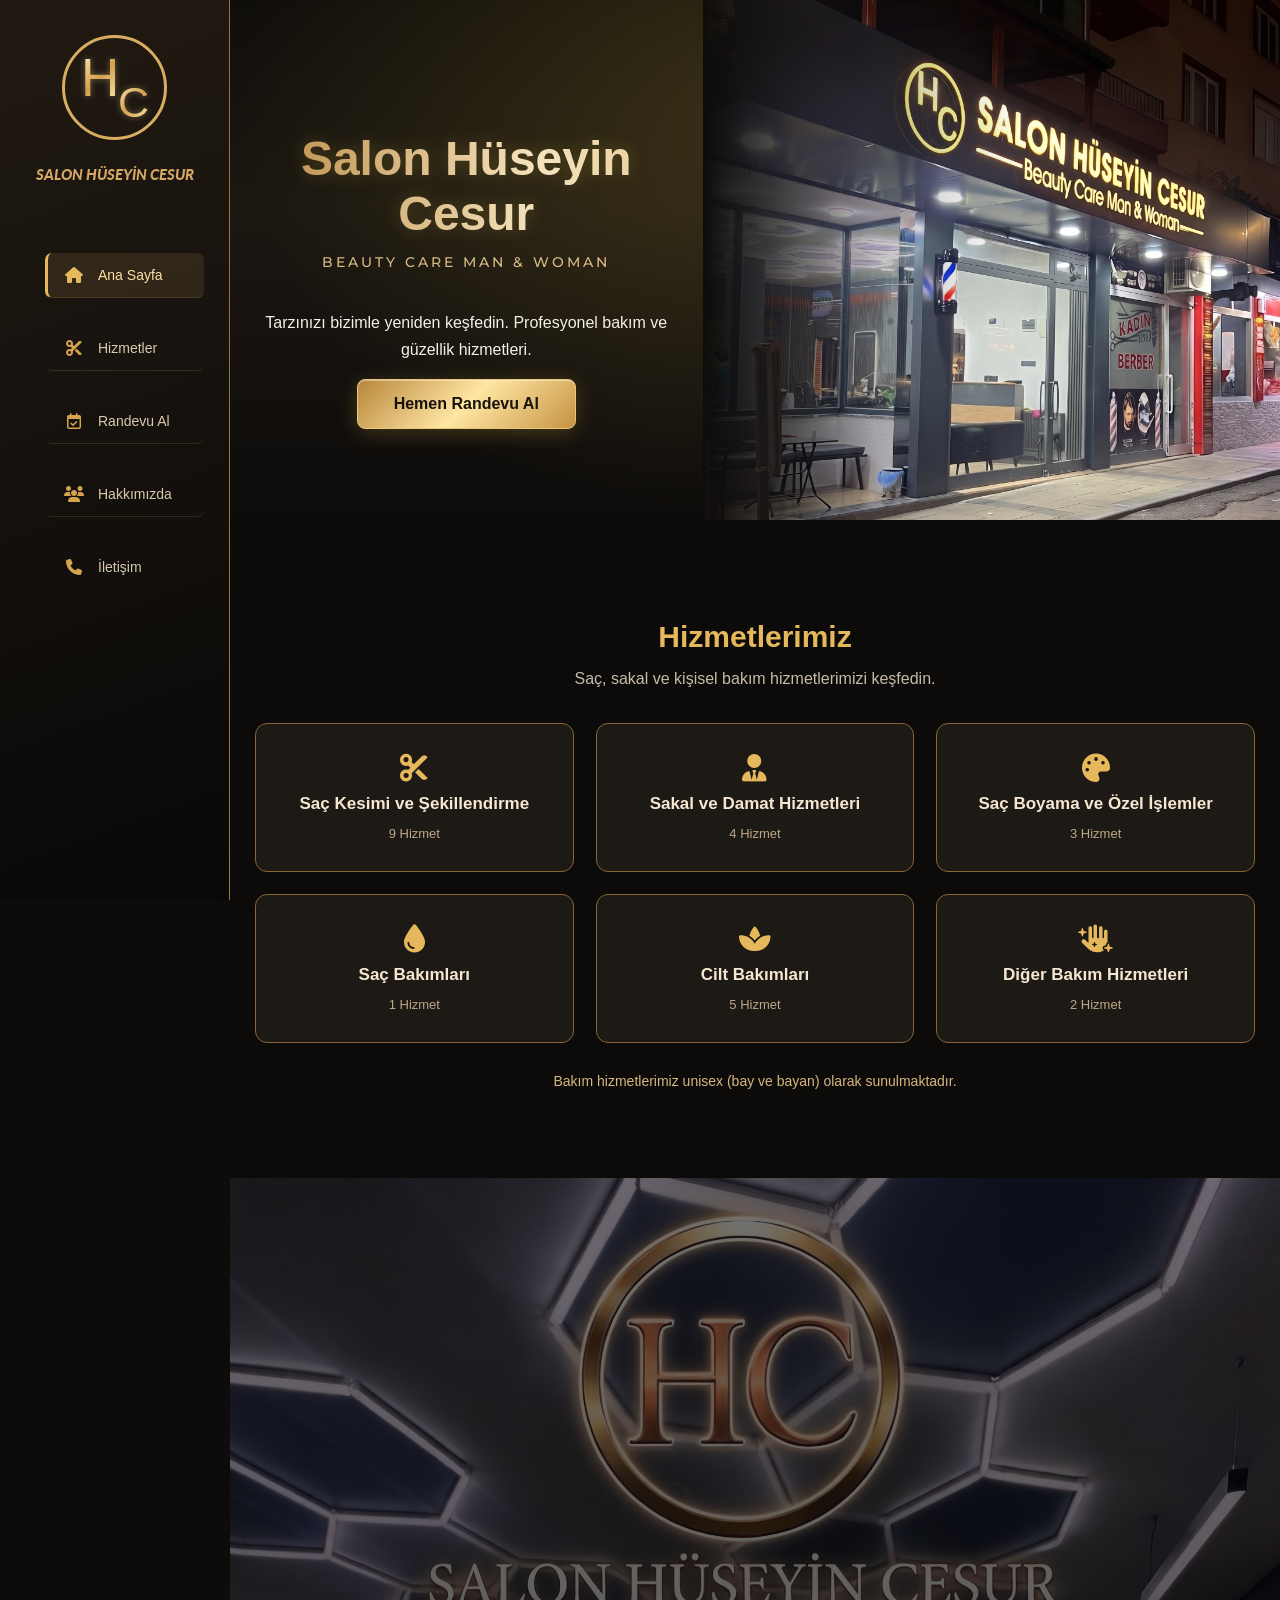
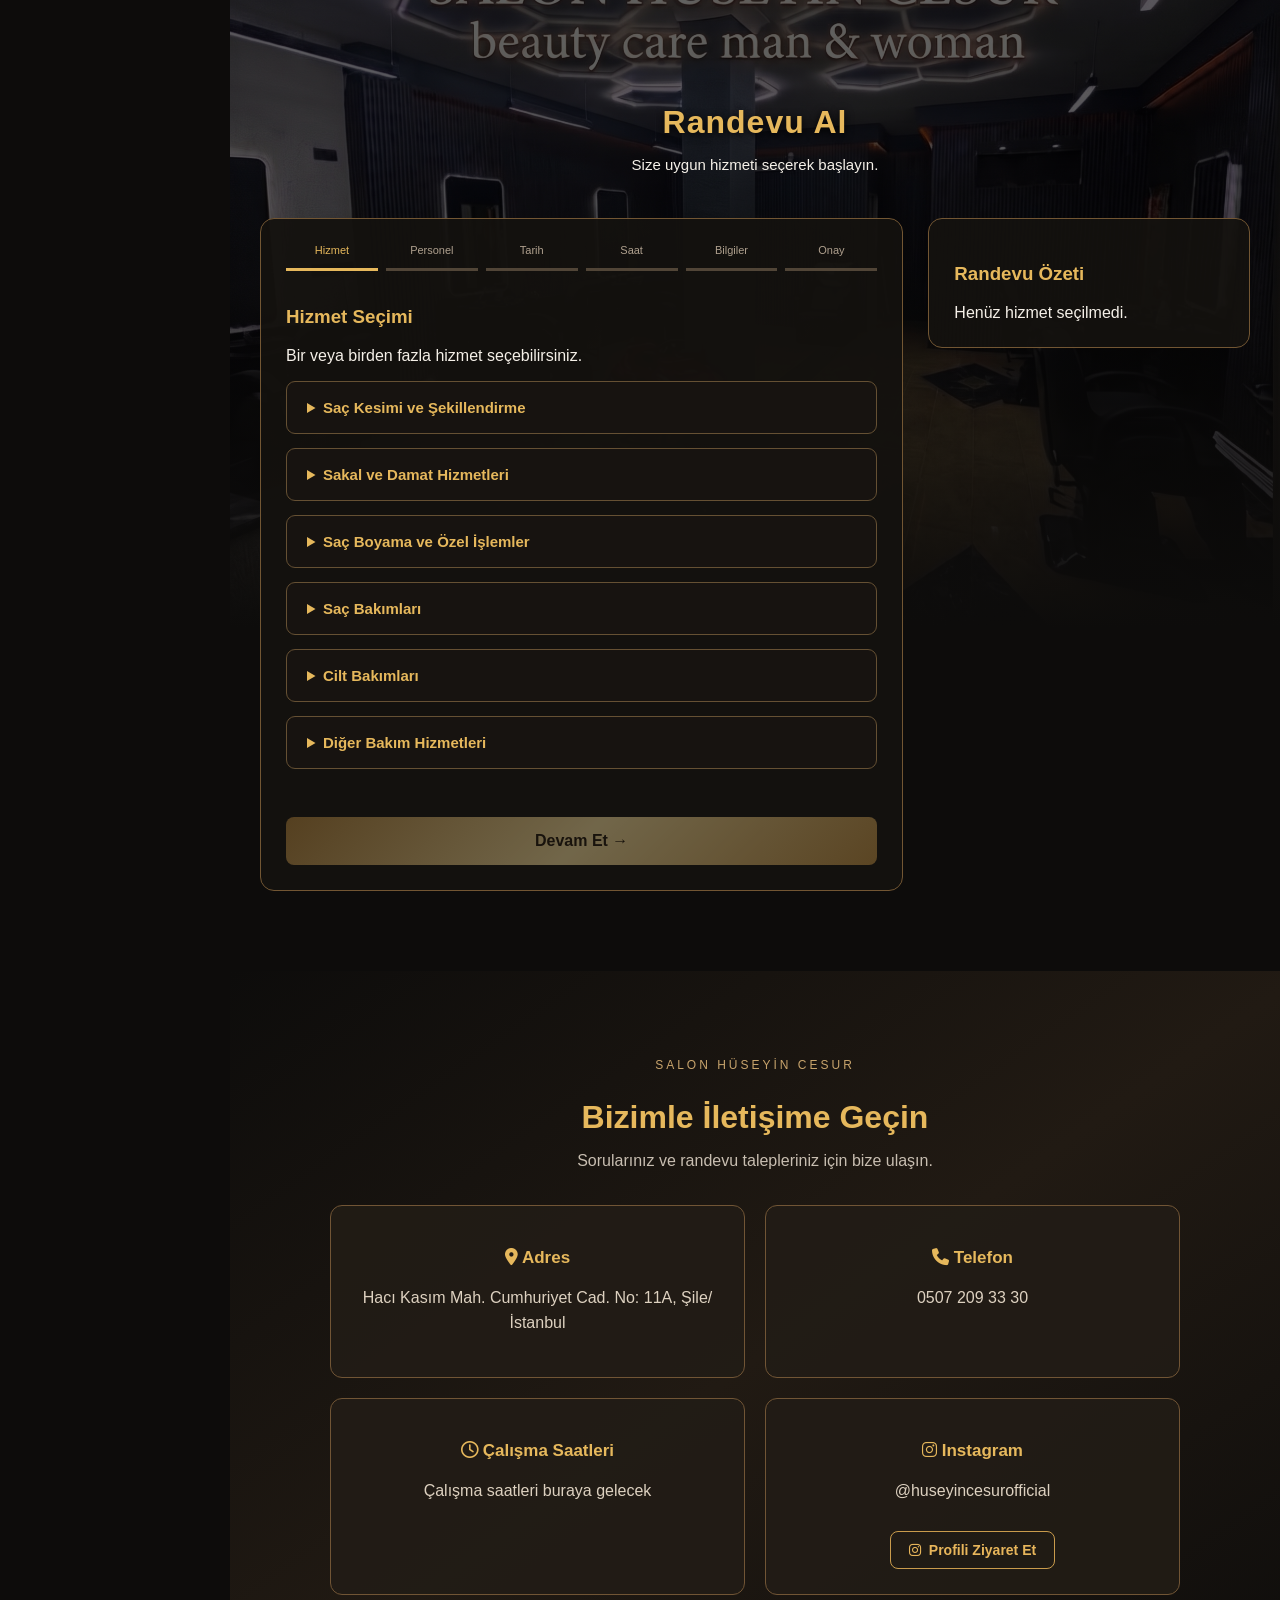
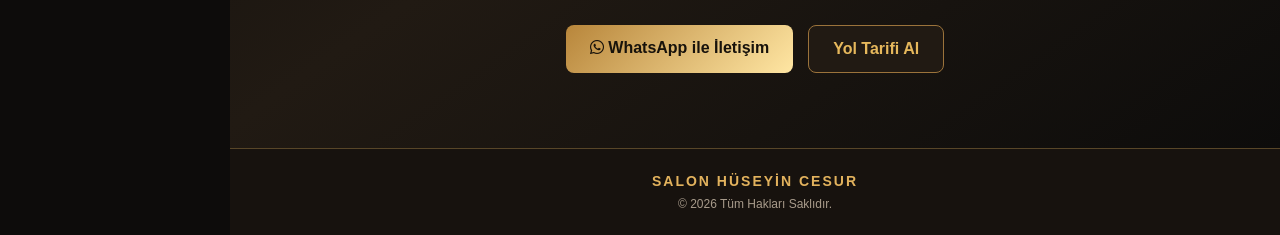
<file: index.html>
<!DOCTYPE html>
<html lang="tr">

<head>
    <meta charset="UTF-8">
    <meta name="viewport" content="width=device-width, initial-scale=1.0">
    <title>Salon Hüseyin Cesur | Online Randevu </title>
    <link rel="preconnect" href="https://fonts.googleapis.com">
    <link rel="preconnect" href="https://fonts.gstatic.com" crossorigin>
    <link
        href="https://fonts.googleapis.com/css2?family=Lato:ital,wght@1,900&family=Montserrat:ital,wght@0,100..900;1,100..900&family=Shantell+Sans:ital,wght@0,300..800;1,300..800&display=swap"
        rel="stylesheet">
    <link rel="stylesheet" href="https://cdnjs.cloudflare.com/ajax/libs/font-awesome/6.5.2/css/all.min.css">
    <link rel="stylesheet" href="style.css">

</head>

<body>
    <header>

        <div class="hc-logo" aria-label="Salon Hüseyin Cesur logosu" role="img">
            <span class="logo-h">H</span>
            <span class="logo-c">C</span>
        </div>

        <h2 class="salon-isim">SALON HÜSEYİN CESUR</h2>

        <button type="button" class="mobil-menu-btn" id="mobilMenuBtn" aria-label="Menüyü aç" aria-expanded="false"
            aria-controls="mobilMenu">
            <i class="fa-solid fa-bars"></i>
        </button>

        <nav class="sidebar-nav" id="mobilMenu">

            <a href="#anasayfa" class="menu-link active">
                <i class="fa-solid fa-house"></i>
                <span>Ana Sayfa</span>
            </a>

            <a href="#hizmetler" class="menu-link">
                <i class="fa-solid fa-scissors"></i>
                <span>Hizmetler</span>
            </a>

            <a href="#randevu" class="menu-link">
                <i class="fa-regular fa-calendar-check"></i>
                <span>Randevu Al</span>
            </a>

            <a href="hakkimizda.html" class="menu-link">
                <i class="fa-solid fa-users"></i>
                <span>Hakkımızda</span>
            </a>

            <a href="#iletisim" class="menu-link">
                <i class="fa-solid fa-phone"></i>
                <span>İletişim</span>
            </a>

        </nav>

    </header>
    <main>

        <section id="anasayfa">
            <div class="hero-layout">
                <div class="hero-content">

                    <h2>Salon Hüseyin Cesur</h2>
                    <h3 class="hero-subtitle">BEAUTY CARE MAN & WOMAN</h3>

                    <p class="hero-description">
                        Tarzınızı bizimle yeniden keşfedin.
                        Profesyonel bakım ve güzellik hizmetleri.
                    </p>

                    <a href="#randevu" class="randevu-btn">
                        Hemen Randevu Al
                    </a>
                </div>
                <div class="hero-image">
                    <img src="images/salon-dis.jpg" alt="Salon Hüseyin Cesur dış cephe">
                </div>
            </div>
        </section>


        <section id="hizmetler">

            <h2>Hizmetlerimiz</h2>

            <p class="hizmetler-aciklama">
                Saç, sakal ve kişisel bakım hizmetlerimizi keşfedin.
            </p>

            <div class="hizmetler-grid">

                <details class="hizmet-kart">
                    <summary>
                        <i class="fa-solid fa-scissors"></i>
                        <h3>Saç Kesimi ve Şekillendirme</h3>
                        <span>9 Hizmet</span>
                    </summary>
                    <ul>
                        <li>Flow Cut Kesimi</li>
                        <li>Taper Fade Kesimi</li>
                        <li>Drop Fade Mullet Kesimi</li>
                        <li>Crop Fade Kesimi</li>
                        <li>Wolf Cut Kesimi</li>
                        <li>Burst Fade Mullet Kesimi</li>
                        <li>Ustura Saç Kesimi</li>
                        <li>Fön</li>
                        <li>Düz Fön</li>
                    </ul>
                </details>

                <details class="hizmet-kart">
                    <summary>
                        <i class="fa-solid fa-user-tie"></i>
                        <h3>Sakal ve Damat Hizmetleri</h3>
                        <span>4 Hizmet</span>
                    </summary>
                    <ul>
                        <li>Damat Tıraşı</li>
                        <li>Damat Paketi</li>
                        <li>Ustura Sakal Tıraşı</li>
                        <li>Sakal Kesim Çeşitleri</li>
                    </ul>
                </details>

                <details class="hizmet-kart">
                    <summary>
                        <i class="fa-solid fa-palette"></i>
                        <h3>Saç Boyama ve Özel İşlemler</h3>
                        <span>3 Hizmet</span>
                    </summary>
                    <ul>
                        <li>Saç Boyama</li>
                        <li>Röfle</li>
                        <li>Perma</li>
                    </ul>
                </details>

                <details class="hizmet-kart">
                    <summary>
                        <i class="fa-solid fa-droplet"></i>
                        <h3>Saç Bakımları</h3>
                        <span>1 Hizmet</span>
                    </summary>
                    <ul>
                        <li>Saç Bakım Protokolleri</li>
                    </ul>
                </details>

                <details class="hizmet-kart">
                    <summary>
                        <i class="fa-solid fa-spa"></i>
                        <h3>Cilt Bakımları</h3>
                        <span>5 Hizmet</span>
                    </summary>
                    <ul>
                        <li>Cilt ve Saç Analizi</li>
                        <li>Mini Cilt Bakımı</li>
                        <li>Ozon Cilt Bakımı</li>
                        <li>Profesyonel Cilt Bakımı</li>
                        <li>Cilt Bakım Protokolleri (Akne, Skar, Leke, Kırışıklık Bakımı)</li>
                    </ul>
                </details>

                <details class="hizmet-kart">
                    <summary>
                        <i class="fa-solid fa-hand-sparkles"></i>
                        <h3>Diğer Bakım Hizmetleri</h3>
                        <span>2 Hizmet</span>
                    </summary>
                    <ul>
                        <li>İğneli Epilasyon</li>
                        <li>Manikür</li>
                    </ul>
                </details>

            </div>

            <p class="hizmetler-not">
                Bakım hizmetlerimiz unisex (bay ve bayan) olarak sunulmaktadır.
            </p>

        </section>


        <section id="randevu">

            <div class="randevu-baslik">
                <h2>Randevu Al</h2>
                <p>Size uygun hizmeti seçerek başlayın.</p>
            </div>

            <div class="randevu-layout">

                <div class="randevu-panel">

                    <div class="randevu-adimlar">
                        <span class="aktif">Hizmet</span>
                        <span>Personel</span>
                        <span>Tarih</span>
                        <span>Saat</span>
                        <span>Bilgiler</span>
                        <span>Onay</span>
                    </div>


                    <!-- 1. AŞAMA: HİZMET SEÇİMİ -->
                    <div id="hizmetAdimi">
                        <h3>Hizmet Seçimi</h3>
                        <p>Bir veya birden fazla hizmet seçebilirsiniz.</p>

                        <div id="hizmetListesi"></div>
                    </div>

                    <!-- 2. AŞAMA: PERSONEL SEÇİMİ -->
                    <div id="personelAdimi" hidden>
                        <h3>Personel Seçimi</h3>
                        <p>İşleminizi gerçekleştirecek personeli seçin.</p>

                        <div class="personel-listesi">
                            <button type="button" class="personel-kart" data-personel="Fark Etmez">
                                <i class="fa-solid fa-users"></i>
                                <span>Fark Etmez</span>
                            </button>

                            <button type="button" class="personel-kart" data-personel="Personel 1">
                                <i class="fa-solid fa-user"></i>
                                <span>Personel 1</span>
                            </button>

                            <button type="button" class="personel-kart" data-personel="Personel 2">
                                <i class="fa-solid fa-user"></i>
                                <span>Personel 2</span>
                            </button>
                        </div>
                    </div>


                    <!-- 3. AŞAMA: TARİH SEÇİMİ -->
                    <div id="tarihAdimi" hidden>
                        <h3>Tarih Seçimi</h3>
                        <p>Randevunuz için uygun bir tarih seçin.</p>

                        <label for="randevuTarihi">Randevu Tarihi</label>
                        <input type="date" id="randevuTarihi" required>
                    </div>
                    <!-- 4. AŞAMA: SAAT SEÇİMİ -->
                    <div id="saatAdimi" hidden>

                        <h3>Saat Seçimi</h3>
                        <p>Randevunuz için uygun saati seçin.</p>

                        <div class="saat-listesi">

                            <button type="button" class="saat-kart" data-saat="09:00">09:00</button>
                            <button type="button" class="saat-kart" data-saat="09:30">09:30</button>
                            <button type="button" class="saat-kart" data-saat="10:00">10:00</button>
                            <button type="button" class="saat-kart" data-saat="10:30">10:30</button>
                            <button type="button" class="saat-kart" data-saat="11:00">11:00</button>
                            <button type="button" class="saat-kart" data-saat="11:30">11:30</button>
                            <button type="button" class="saat-kart" data-saat="12:00">12:00</button>
                            <button type="button" class="saat-kart" data-saat="12:30">12:30</button>
                            <button type="button" class="saat-kart" data-saat="13:00">13:00</button>
                            <button type="button" class="saat-kart" data-saat="13:30">13:30</button>
                            <button type="button" class="saat-kart" data-saat="14:00">14:00</button>
                            <button type="button" class="saat-kart" data-saat="14:30">14:30</button>
                            <button type="button" class="saat-kart" data-saat="15:00">15:00</button>
                            <button type="button" class="saat-kart" data-saat="15:30">15:30</button>
                            <button type="button" class="saat-kart" data-saat="16:00">16:00</button>
                            <button type="button" class="saat-kart" data-saat="16:30">16:30</button>
                            <button type="button" class="saat-kart" data-saat="17:00">17:00</button>
                            <button type="button" class="saat-kart" data-saat="17:30">17:30</button>
                            <button type="button" class="saat-kart" data-saat="18:00">18:00</button>
                            <button type="button" class="saat-kart" data-saat="18:30">18:30</button>
                            <button type="button" class="saat-kart" data-saat="19:00">19:00</button>
                            <button type="button" class="saat-kart" data-saat="19:30">19:30</button>

                        </div>

                    </div>

                    <!-- 5. AŞAMA: MÜŞTERİ BİLGİLERİ -->
                    <div id="bilgilerAdimi" hidden>
                        <h3>İletişim Bilgileriniz</h3>
                        <p>Randevunuzu oluşturmak için bilgilerinizi girin.</p>

                        <div class="musteri-form">

                            <label for="musteriAd">Ad Soyad</label>
                            <input type="text" id="musteriAd" placeholder="Adınızı ve soyadınızı girin"
                                autocomplete="name" required>

                            <label for="musteriTelefon">Telefon Numarası</label>
                            <input type="tel" id="musteriTelefon" placeholder="05XX XXX XX XX" autocomplete="tel"
                                inputmode="tel" maxlength="11" required>

                        </div>
                    </div>

                    <!-- 6. AŞAMA: RANDEVU ONAYI -->
                    <div id="onayAdimi" hidden>

                        <h3>Randevunuzu Kontrol Edin</h3>
                        <p>Randevu bilgilerinizi kontrol ederek devam edin.</p>

                        <div class="onay-kutusu">
                            <h4>Randevu Detayları</h4>
                            <div id="onayDetaylari"></div>
                        </div>

                        <p class="onay-uyari">
                            Bilgilerinizin doğru olduğundan emin olun.
                        </p>

                    </div>

                    <div class="randevu-navigasyon">
                        <button type="button" id="geriBtn" hidden>
                            ← Geri
                        </button>

                        <button type="button" id="devamBtn" disabled>
                            Devam Et →
                        </button>
                    </div>

                </div> <!-- randevu-panel kapanışı -->

                <aside class="randevu-ozet">
                    <h3>Randevu Özeti</h3>

                    <div id="secilenHizmetler">
                        Henüz hizmet seçilmedi.
                    </div>
                </aside>

            </div> <!-- randevu-layout kapanışı -->

        </section>


        <section id="iletisim">
            <p class="iletisim-ust">SALON HÜSEYİN CESUR</p>
            <h2>Bizimle İletişime Geçin</h2>
            <p class="iletisim-aciklama">
                Sorularınız ve randevu talepleriniz için bize ulaşın.
            </p>

            <div class="iletisim-grid">
                <div class="iletisim-kart">
                    <h3><i class="fa-solid fa-location-dot"></i> Adres</h3>
                    <p>Hacı Kasım Mah. Cumhuriyet Cad. No: 11A, Şile/İstanbul</p>
                </div>

                <div class="iletisim-kart">
                    <h3><i class="fa-solid fa-phone"></i> Telefon</h3>
                    <p>0507 209 33 30</p>
                </div>

                <div class="iletisim-kart">
                    <h3><i class="fa-regular fa-clock"></i> Çalışma Saatleri</h3>
                    <p>Çalışma saatleri buraya gelecek</p>
                </div>

                <div class="iletisim-kart instagram-kart">
                    <h3>
                        <i class="fa-brands fa-instagram"></i>
                        Instagram
                    </h3>

                    <p>@huseyincesurofficial</p>

                    <a href="https://www.instagram.com/huseyincesurofficial/" target="_blank" rel="noopener noreferrer"
                        class="instagram-link">
                        <i class="fa-brands fa-instagram"></i>
                        Profili Ziyaret Et
                    </a>
                </div>
            </div>

            <div class="iletisim-butonlar">

                <a href="https://wa.me/905072093330?text=Merhaba%2C%20Salon%20H%C3%BCseyin%20Cesur%20i%C3%A7in%20randevu%20almak%20istiyorum."
                    target="_blank" rel="noopener noreferrer" class="iletisim-btn whatsapp-btn">
                    <i class="fa-brands fa-whatsapp"></i>
                    WhatsApp ile İletişim
                </a>


                <a href="https://www.google.com/maps/dir/?api=1&destination=Hac%C4%B1+Kas%C4%B1m+Mahallesi+Cumhuriyet+Caddesi+11A+%C5%9Eile+%C4%B0stanbul"
                    target="_blank" rel="noopener noreferrer" class="iletisim-btn konum-btn">
                    Yol Tarifi Al
                </a>
            </div>
        </section>

    </main>

    <footer>
        <p class="footer-marka">SALON HÜSEYİN CESUR</p>
        <p class="footer-telif">© 2026 Tüm Hakları Saklıdır.</p>
    </footer>

    <script src="script.js"></script>
</body>

</html>
</file>
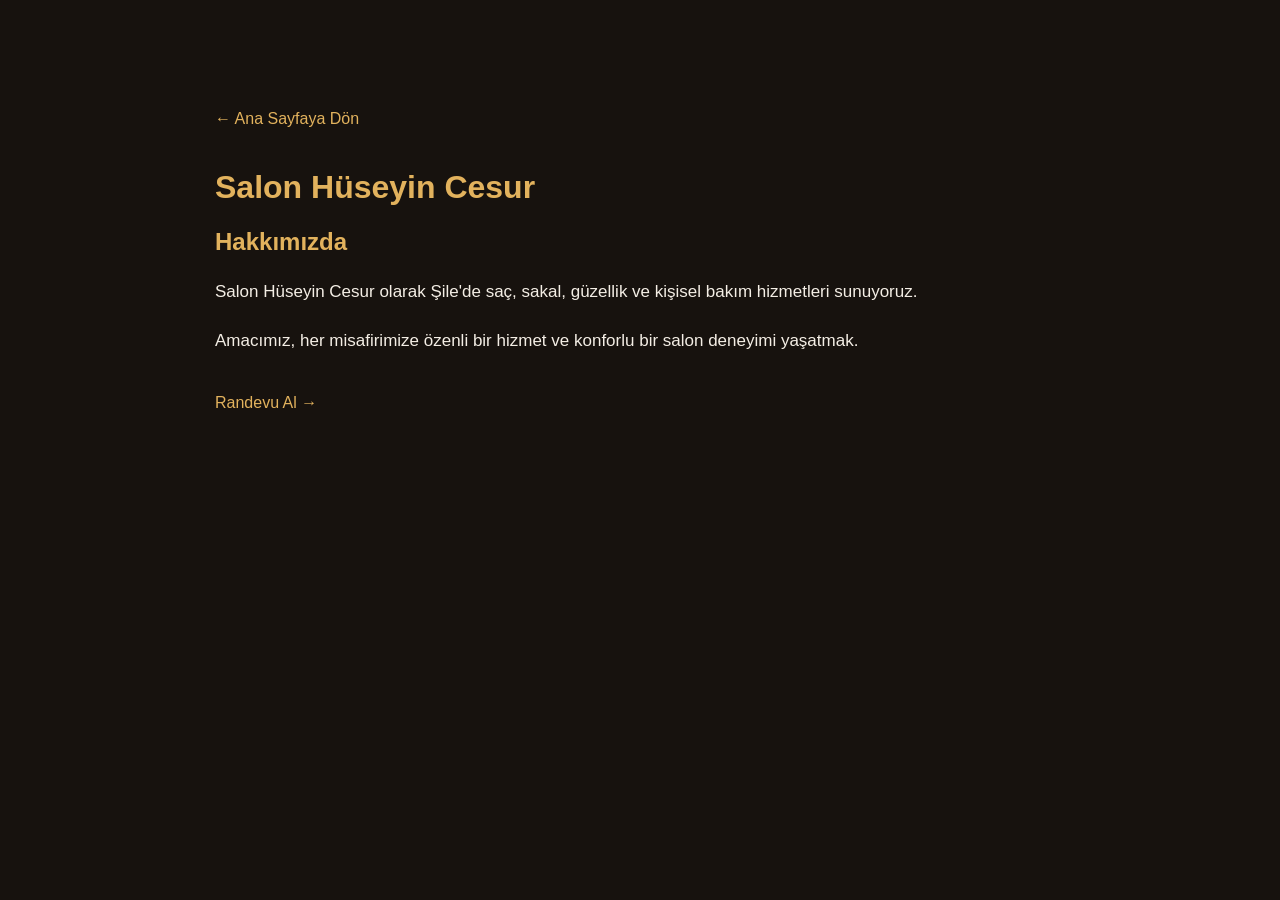
<file: hakkimizda.html>
<!DOCTYPE html>
<html lang="tr">
<head>
    <meta charset="UTF-8">
    <meta name="viewport" content="width=device-width, initial-scale=1.0">
    <title>Hakkımızda | Salon Hüseyin Cesur</title>
    <link rel="stylesheet" href="style.css">
</head>
<body class="hakkimizda-sayfasi">

    <main class="hakkimizda-icerik">
        <a href="index.html" class="geri-link">
            ← Ana Sayfaya Dön
        </a>

        <h1>Salon Hüseyin Cesur</h1>
        <h2>Hakkımızda</h2>

        <p>
            Salon Hüseyin Cesur olarak Şile'de saç, sakal,
            güzellik ve kişisel bakım hizmetleri sunuyoruz.
        </p>

        <p>
            Amacımız, her misafirimize özenli bir hizmet
            ve konforlu bir salon deneyimi yaşatmak.
        </p>

        <a href="index.html#randevu" class="geri-link">
            Randevu Al →
        </a>
    </main>

</body>
</html>
</file>
<file: style.css>
body {
    margin: 0;
    font-family: Arial, sans-serif;
    background-color: #0D0C0B;
    color: #F5F0E8;
}

header {
    text-align: center;
    padding: 25px;
    background: linear-gradient(135deg,
            #080808,
            #211A12,
            #080808);
    border-bottom: 1px solid #80602E;
}

header h1 {
    color: #E6B85C;
    font-size: 48px;
    text-shadow: 0 0 15px rgba(230, 184, 92, 0.3);
}

nav a {
    color: white;
    text-decoration: none;
    margin: 10px;
}

section {
    padding: 60px 20px;
    text-align: center;
}

h2 {
    color: #d6a765;
}

.hizmet {
    background: linear-gradient(145deg,
            #25211B,
            #11100E);

    padding: 30px;
    margin: 15px auto;
    max-width: 350px;

    border: 1px solid #8B6937;
    border-radius: 12px;

    box-shadow: 0 5px 25px rgba(0, 0, 0, 0.4);

    transition: transform 0.3s, box-shadow 0.3s;
}

.hizmet:hover {
    transform: translateY(-5px);

    box-shadow: 0 8px 30px rgba(212, 175, 55, 0.25);
}

form {
    max-width: 400px;
    margin: auto;
    display: flex;
    flex-direction: column;
    gap: 12px;
}

input,
select,
button {
    padding: 12px;
    border-radius: 6px;
    border: none;
    font-size: 16px;
}

button {
    background-color: #d6a765;
    color: #111318;
    cursor: pointer;
}

footer {
    text-align: center;
    padding: 20px;
    background-color: #1c1c1c;
}

#anasayfa h2 {
    font-size: 48px;
    background: linear-gradient(90deg,
            #B88943,
            #F5E3BE,
            #D9B16F,
            #B88943);
    background-size: 200% auto;
    background-clip: text;
    -webkit-background-clip: text;
    color: transparent;
    animation: altinParlama 5s linear infinite;
}

@keyframes altinParlama {
    0% {
        background-position: 0% center;
    }

    100% {
        background-position: 200% center;
    }
}

.hero-content {
    animation: yukariCik 1.2s ease-out both;
}

@keyframes yukariCik {
    from {
        opacity: 0;
        transform: translateY(30px);
    }

    to {
        opacity: 1;
        transform: translateY(0);
    }
}

.randevu-btn {
    display: inline-block;
    padding: 15px 36px;

    background: linear-gradient(135deg,
            #B8863B,
            #FFE6A3,
            #C69343);

    color: #17120B;
    font-weight: 700;
    text-decoration: none;

    border: 1px solid #E8C77B;
    border-radius: 8px;

    box-shadow:
        0 4px 20px rgba(212, 175, 55, 0.25),
        inset 0 1px 0 rgba(255, 255, 255, 0.4);

    transition: transform 0.3s, box-shadow 0.3s;
}

.randevu-btn:hover {
    transform: translateY(-3px);

    box-shadow:
        0 8px 30px rgba(212, 175, 55, 0.5);
}

@media (prefers-reduced-motion: reduce) {
    .hero-content h1 {
        animation: none;
    }

    .randevu-btn {
        transition: none;
    }
}

.randevu-btn:hover {
    transform: translateY(-3px);
    box-shadow: 0 5px 20px rgba(217, 177, 111, 0.4);
}

@media (prefers-reduced-motion: reduce) {

    #anasayfa h2,
    .hero-content {
        animation: none;
    }
}


.salon-isim {
    font-family: "Lato", sans-serif;
    font-weight: 900;
    font-style: italic;
}


#anasayfa {
    background:
        radial-gradient(ellipse at 50% 20%,
            rgba(212, 175, 55, 0.18),
            transparent 70%),
        linear-gradient(to bottom,
            #100E0B 0%,
            #1B1711 40%,
            #14110E 70%,
            #0D0C0B 100%);
}

.hero-content h2 {
    font-size: 50px;
    font-weight: 700;

    background: linear-gradient(90deg,
            #94631F,
            #E6B85C,
            #FFF0BD,
            #D49A3C,
            #94631F);

    background-size: 200% auto;

    background-clip: text;
    -webkit-background-clip: text;
    -webkit-text-fill-color: transparent;

    animation: altinParlama 6s linear infinite;

    filter: drop-shadow(0 0 8px rgba(212, 175, 55, 0.25));
}

.hizmetler-grid {
    display: grid;
    grid-template-columns: repeat(3, 1fr);
    gap: 25px;
    max-width: 1100px;
    margin: 30px auto;
}

.hizmetler-grid .hizmet {
    max-width: none;
    margin: 0;
}

@media (max-width: 768px) {
    .hizmetler-grid {
        grid-template-columns: 1fr;
    }
}

header {
    position: fixed;
    top: 0;
    left: 0;
    width: 230px;
    height: 100vh;
    box-sizing: border-box;

    background: linear-gradient(160deg, #211A12, #080808);
    border-right: 1px solid #9B733B;
    border-bottom: none;

    display: flex;
    flex-direction: column;
    align-items: center;
    padding: 35px 20px;

    z-index: 1000;
}

header h1 {
    margin: 0;
}

.salon-isim {
    font-size: 17px;
    text-align: center;
    line-height: 1.5;
}

nav {
    display: flex;
    flex-direction: column;
    gap: 25px;
    margin-top: 45px;
}

nav a {
    color: #E8D3AE;
    text-decoration: none;
    transition: color 0.3s;
}

nav a:hover {
    color: #FFD78A;
}


main,
footer {
    margin-left: 230px;
}

@media (max-width: 768px) {
    header {
        position: relative;
        width: 100%;
        height: auto;
        padding: 20px;
        border-right: none;
        border-bottom: 1px solid #9B733B;
    }

    nav {
        flex-direction: row;
        flex-wrap: wrap;
        justify-content: center;
        gap: 12px;
        margin-top: 20px;
    }

    main,
    footer {
        margin-left: 0;
    }
}

.hero-content h2 {
    margin-bottom: 12px;
}

.hero-subtitle {
    color: #D9BC85;
    font-family: "Montserrat", sans-serif;
    font-size: 14px;
    font-weight: 500;
    letter-spacing: 3px;
    margin-top: 0;
    margin-bottom: 22px;
}

#hizmetler {
    background: linear-gradient(to bottom,
            #0D0C0B 0%,
            #14110E 55%,
            #0D0C0B 100%);
}

#anasayfa {
    padding: 0;
}

.hero-layout {
    display: grid;
    grid-template-columns: minmax(0, 45%) minmax(0, 55%);
    min-height: 520px;
}

.hero-content {
    min-width: 0;
    padding: 35px 20px;
    display: flex;
    flex-direction: column;
    justify-content: center;
    align-items: center;
    position: relative;
    z-index: 2;
}

.hero-content h2 {
    font-size: clamp(28px, 3vw, 42px);
}

.hero-description {
    line-height: 1.7;
}

.hero-image {
    position: relative;
    min-width: 0;
    min-height: 520px;
    overflow: hidden;
}

.hero-image img {
    display: block;
    position: absolute;
    inset: 0;
    width: 100%;
    height: 100%;
    object-fit: cover;
    object-position: center 40%;
}


.hero-image::after {
    content: "";
    position: absolute;
    inset: 0;

    background: linear-gradient(to right,
            #0D0C0B 0%,
            rgba(13, 12, 11, 0.75) 12%,
            rgba(13, 12, 11, 0.25) 30%,
            transparent 55%);

    pointer-events: none;
}



@media (max-width: 768px) {
    .hero-layout {
        grid-template-columns: 1fr;
    }

    .hero-content {
        padding: 60px 20px;
    }

    .hero-image {
        height: 400px;
        min-height: 0;
    }

    .hero-image::after {
        background: linear-gradient(to bottom,
                #0D0C0B,
                transparent 45%);
    }
}

#randevu {
    background:
        linear-gradient(rgba(0, 0, 0, 0.65),
            rgba(0, 0, 0, 0.80)),
        url("images/salon-ic.jpg");

    background-size: cover;
    background-position: center 35%;
    background-repeat: no-repeat;

    padding: 80px 20px;
}

#randevu {
    background:
        linear-gradient(rgba(0, 0, 0, 0.10),
            rgba(0, 0, 0, 0.25)),
        url("images/salon-ic.jpg");

    background-size: cover;
    background-position: center top;
    background-repeat: no-repeat;

    padding: 60px 20px 80px;
}

#randevu form {
    background: rgba(12, 10, 8, 0.9);
    padding: 30px;
    border: 1px solid #B88943;
    border-radius: 14px;
    box-shadow: 0 10px 35px rgba(0, 0, 0, 0.5);
    box-sizing: border-box;
}

#randevu input,
#randevu select,
#randevu button {
    width: 100%;
    box-sizing: border-box;
}
#randevu button {
    background: linear-gradient(135deg, #B8863B, #FFE6A3, #C69343);
    font-weight: bold;
    transition: 0.3s;
}

#randevu button:hover {
    filter: brightness(1.12);
}

#randevu h2 {
    color: #F0C779;
    text-shadow: 0 2px 8px #000;
}
#randevu form {
    background: rgba(12, 10, 8, 0.90);
}


#randevu form {
    max-width: 420px;
    box-sizing: border-box;
    padding: 32px;
    background: rgba(15, 12, 10, 0.92);
    border: 1px solid rgba(214, 167, 101, 0.55);
    border-radius: 18px;
    box-shadow: 0 15px 45px rgba(0, 0, 0, 0.35);
    gap: 10px;
}
#randevu label {
    display: block;
    text-align: left;
    color: #D9BC85;
    font-size: 12px;
    font-weight: 700;
    letter-spacing: 1.2px;
    text-transform: uppercase;
    margin-top: 10px;
    margin-bottom: 2px;
}
#randevu input,
#randevu select {
    box-sizing: border-box;
    width: 100%;
    background: #211C17;
    color: #F5F0E8;
    border: 1px solid #5A4830;
    border-radius: 8px;
    padding: 14px;
    font-size: 14px;
    transition: border-color 0.25s, box-shadow 0.25s;
}


#randevu input:focus,
#randevu select:focus {
    outline: none;
    border-color: #E6B85C;
    box-shadow: 0 0 0 3px rgba(230, 184, 92, 0.14);
}

#randevu input::-webkit-calendar-picker-indicator {
    filter: invert(1);
    cursor: pointer;
}

#randevu button {
    margin-top: 18px;
    padding: 15px;
    border-radius: 8px;
    background: linear-gradient(135deg, #B8863B, #FFE6A3, #C69343);
    color: #21160B;
    font-weight: 700;
    cursor: pointer;
    transition: transform 0.25s, box-shadow 0.25s;
}

#randevu button:hover {
    transform: translateY(-2px);
    box-shadow: 0 6px 20px rgba(212, 175, 55, 0.3);
}

#randevu h2 {
    font-size: 32px;
    font-weight: 700;
    color: #E6B85C;
    letter-spacing: 1px;
    margin-bottom: 12px;
}

#randevu>p {
    color: #E0D5C4;
    font-size: 15px;
    margin-bottom: 25px;
}

#iletisim {
    padding: 75px 30px;
    background: linear-gradient(145deg,
            #0D0C0B,
            #211A13,
            #0D0C0B);
}

.iletisim-ust {
    color: #C8A46C;
    font-size: 12px;
    letter-spacing: 3px;
}

#iletisim h2 {
    color: #E6B85C;
    font-size: 32px;
    margin-bottom: 12px;
}

.iletisim-aciklama {
    color: #C8BEB1;
    margin-bottom: 35px;
}

.iletisim-grid {
    display: grid;
    grid-template-columns: repeat(2, minmax(0, 1fr));
    gap: 20px;
    max-width: 850px;
    margin: 0 auto 30px;
}

.iletisim-kart {
    background: rgba(34, 28, 22, 0.9);
    border: 1px solid #715535;
    border-radius: 12px;
    padding: 25px 20px;
    transition: transform 0.3s, border-color 0.3s;
}

.iletisim-kart:hover {
    transform: translateY(-4px);
    border-color: #E6B85C;
}

.iletisim-kart h3 {
    color: #E6B85C;
    font-size: 17px;
}

.iletisim-kart p {
    color: #DDD1C0;
    line-height: 1.6;
}

.iletisim-butonlar {
    display: flex;
    justify-content: center;
    gap: 15px;
    flex-wrap: wrap;
}

.iletisim-btn {
    display: inline-block;
    padding: 14px 24px;
    border-radius: 8px;
    text-decoration: none;
    font-weight: bold;
    transition: transform 0.3s;
}

.iletisim-btn:hover {
    transform: translateY(-3px);
}

.whatsapp-btn {
    background: linear-gradient(135deg, #B8863B, #FFE6A3);
    color: #17120B;
}

.konum-btn {
    background: #211A13;
    color: #E6B85C;
    border: 1px solid #9B733B;
}

@media (max-width: 768px) {
    .iletisim-grid {
        grid-template-columns: 1fr;
    }

    #iletisim {
        padding: 55px 20px;
    }
}


#randevu {
    position: relative;
    isolation: isolate;
}

#randevu::before {
    content: "";
    position: absolute;
    top: 0;
    left: 0;
    right: 0;
    height: 140px;

    background: linear-gradient(to bottom,
            #0D0C0B 0%,
            rgba(13, 12, 11, 0.65) 45%,
            transparent 100%);

    pointer-events: none;
    z-index: -1;
}


.hc-logo {
    position: relative;
    width: 105px;
    height: 105px;
    flex-shrink: 0;

    border: 3px solid #D8AC61;
    border-radius: 50%;
    box-sizing: border-box;

    background: transparent;

    box-shadow: none;
}


.hc-logo span {
    position: absolute;
    font-family: Arial, sans-serif;
    font-weight: 400;
    line-height: 1;

    background: linear-gradient(135deg,
            #FFF0C5,
            #D5A04C,
            #FFF0C5);

    background-clip: text;
    -webkit-background-clip: text;
    -webkit-text-fill-color: transparent;
}




.logo-h {
    position: absolute;
    top: 13px;
    left: 16px;

    font-family: Arial, sans-serif;
    font-size: 53px;
    font-weight: 400;
}

.logo-c {
    position: absolute;
    top: 43px;
    left: 53px;

    font-family: Arial, sans-serif;
    font-size: 43px;
    font-weight: 400;
}

.salon-isim {
    margin-top: 23px;
    font-size: 15px;
}

#randevu {
    position: relative;
    isolation: isolate;
    min-height: 100vh;
    padding: 80px 30px;
    background: #0D0C0B;
}
#randevu::after {
    content: "";
    position: absolute;
    top: 0;
    left: 0;
    right: 0;
    height: 1050px;

    background:
        linear-gradient(to bottom,
            rgba(0, 0, 0, 0.55) 0%,
            rgba(0, 0, 0, 0.65) 60%,
            #0D0C0B 100%),
        url("images/salon-ic.jpg") center top / 100% auto no-repeat;

    z-index: -1;
    pointer-events: none;
}

.randevu-baslik {
    padding-top: 500px;
    margin-bottom: 45px;
    text-align: center;
}

.randevu-baslik p {
    color: #F5F0E8;
    font-size: 15px;
    letter-spacing: normal;
}

.randevu-baslik h2 {
    color: #E6B85C;
    font-size: 36px;
}

.randevu-layout {
    display: grid;
    grid-template-columns: minmax(0, 2fr) minmax(260px, 1fr);
    gap: 25px;
    max-width: 1150px;
    margin: auto;
    text-align: left;
    align-items: start;
}

.randevu-panel,
.randevu-ozet {
    background: rgba(20, 17, 14, 0.94);
    border: 1px solid #725633;
    border-radius: 14px;
    padding: 25px;
}

.randevu-adimlar {
    display: flex;
    gap: 8px;
    margin-bottom: 35px;
}

.randevu-adimlar span {
    flex: 1;
    min-width: 0;
    text-align: center;
    font-size: 11px;
    color: #AFA08E;
    padding-bottom: 12px;
    border-bottom: 3px solid #514537;
}

.randevu-adimlar span.aktif {
    color: #E6B85C;
    border-color: #E6B85C;
}

.randevu-panel h3,
.randevu-ozet h3 {
    color: #E6B85C;
}

.randevu-navigasyon {
    display: flex;
    justify-content: flex-end;
    margin-top: 25px;
}

#devamBtn {
    background: linear-gradient(135deg, #B8863B, #FFE6A3);
    color: #17120B;
    font-weight: bold;
    padding: 14px 30px;
}

#devamBtn:disabled {
    opacity: 0.4;
    cursor: not-allowed;
}

@media (max-width: 900px) {
    .randevu-layout {
        grid-template-columns: 1fr;
    }
}

@media (max-width: 600px) {

    .randevu-panel,
    .randevu-ozet {
        padding: 18px;
    }

    .randevu-adimlar {
        overflow-x: auto;
    }

    .randevu-adimlar span {
        flex: 0 0 65px;
    }
}


@media (max-width: 768px) {
    #randevu {
        padding: 60px 15px;
        background-size: auto 650px;
        background-position: center top;
    }

    .randevu-baslik {
        padding-top: 100px;
    }
}

.hc-logo {
    animation: logoParlama 4s ease-in-out infinite;
    transition: transform 0.3s ease;
}

.hc-logo span {
    filter: drop-shadow(0 0 3px rgba(255, 215, 140, 0.4));
}

@keyframes logoParlama {

    0%,
    100% {
        box-shadow: 0 0 5px rgba(230, 184, 92, 0.2);
        border-color: #D8AC61;
    }

    50% {
        box-shadow:
            0 0 14px rgba(230, 184, 92, 0.5),
            0 0 28px rgba(230, 184, 92, 0.15);
        border-color: #FFE3A0;
    }
}
.hc-logo:hover {
    transform: scale(1.05);
    box-shadow: 0 0 25px rgba(255, 215, 140, 0.6);
}

@media (prefers-reduced-motion: reduce) {
    .hc-logo {
        animation: none;
        transition: none;
    }
}

.sidebar-nav {
    display: flex;
    flex-direction: column;
    gap: 12px;
    width: 100%;
    padding: 0 15px;
    box-sizing: border-box;
}

.sidebar-nav .menu-link {
    display: flex;
    align-items: center;
    gap: 14px;

    width: 100%;
    box-sizing: border-box;
    padding: 15px 12px;

    color: #D9C9AE;
    text-decoration: none;
    font-size: 14px;
    font-weight: 500;

    border-left: 3px solid transparent;
    border-radius: 7px;
    background: transparent;

    transition:
        background 0.25s ease,
        color 0.25s ease,
        border-color 0.25s ease;
}

.sidebar-nav .menu-link i {
    width: 19px;
    flex-shrink: 0;
    text-align: center;
    font-size: 16px;
    color: #BFA06C;
}

.sidebar-nav .menu-link:hover {
    background: rgba(216, 172, 97, 0.10);
    border-left-color: #D8AC61;
    color: #FFE0A3;
}

.sidebar-nav .menu-link.active {
    background: rgba(216, 172, 97, 0.13);
    border-left-color: #E6B85C;
    color: #FFE0A3;
}

.sidebar-nav .menu-link.active i {
    color: #E6B85C;
}

#hizmetler {
    padding: 75px 25px;
    background: #0D0B09;
    text-align: center;
}

#hizmetler>h2 {
    color: #E6B85C;
    font-size: 30px;
    margin-bottom: 12px;
}

.hizmetler-aciklama {
    color: #C8BBA8;
    margin-bottom: 35px;
}

#hizmetler .hizmetler-grid {
    display: grid;
    grid-template-columns: repeat(3, minmax(0, 1fr));
    gap: 22px;
    align-items: start;
}

#hizmetler .hizmet-kart {
    min-width: 0;
    background: #1D1915;
    border: 1px solid #8A6537;
    border-radius: 12px;
    overflow: hidden;
    transition: border-color 0.3s, box-shadow 0.3s;
}

#hizmetler .hizmet-kart:hover {
    border-color: #E6B85C;
    box-shadow: 0 0 18px rgba(230, 184, 92, 0.12);
}

#hizmetler .hizmet-kart summary {
    display: flex;
    flex-direction: column;
    align-items: center;
    justify-content: center;
    gap: 12px;
    padding: 30px 15px;
    cursor: pointer;
    list-style: none;
}

#hizmetler .hizmet-kart summary::-webkit-details-marker {
    display: none;
}

#hizmetler .hizmet-kart summary i {
    color: #E6B85C;
    font-size: 28px;
}

#hizmetler .hizmet-kart summary h3 {
    color: #F5E7D1;
    font-size: 17px;
    margin: 0;
}

#hizmetler .hizmet-kart summary span {
    color: #BDA887;
    font-size: 13px;
}

#hizmetler .hizmet-kart[open] {
    border-color: #E6B85C;
}

#hizmetler .hizmet-kart ul {
    list-style: none;
    padding: 0 20px 22px;
    margin: 0;
    text-align: left;
}

#hizmetler .hizmet-kart li {
    padding: 11px 0;
    color: #E4D6C0;
    font-size: 14px;
    border-top: 1px solid #443626;
}

.hizmetler-not {
    margin-top: 30px;
    color: #D5B77F;
    font-size: 14px;
}

@media (max-width: 1000px) {
    #hizmetler .hizmetler-grid {
        grid-template-columns: repeat(2, minmax(0, 1fr));
    }
}

@media (max-width: 650px) {
    #hizmetler .hizmetler-grid {
        grid-template-columns: 1fr;
    }

    #hizmetler {
        padding: 55px 15px;
    }
}

#randevu .hizmet-kategori {
    margin-top: 14px;
    border: 1px solid #655033;
    border-radius: 9px;
    background: rgba(24, 20, 16, 0.94);
    overflow: hidden;
}

#randevu .hizmet-kategori summary {
    padding: 17px 20px;
    color: #E6B85C;
    font-size: 15px;
    font-weight: 600;
    cursor: pointer;
}

#randevu .hizmet-kategori summary:hover {
    background: rgba(216, 172, 97, 0.10);
}

#randevu .hizmet-secim {
    display: block;
    width: calc(100% - 24px);
    margin: 10px 12px;
    padding: 18px;
    text-align: left;

    background: #211B15;
    color: #F5EBDD;
    border: 1px solid #4B3A27;
    border-radius: 7px;

    font-size: 14px;
    cursor: pointer;
    transition: 0.2s ease;
}

#randevu .hizmet-secim:hover {
    background: #302418;
    border-color: #D8AF70;
}

#randevu .hizmet-secim.secili {
    background: #3C2D1B;
    border-color: #E6B85C;
    color: #FFE0A3;
}

#randevu #secilenHizmetler p {
    margin: 12px 0;
    color: #F0D3A0;
    font-size: 14px;
}

#randevu {
    padding-top: 0;
}

#iletisim .instagram-link,
#iletisim .instagram-link:link,
#iletisim .instagram-link:visited {
    display: inline-flex;
    align-items: center;
    justify-content: center;
    gap: 8px;

    margin-top: 12px;
    padding: 10px 18px;

    color: #e8b65b;
    background-color: transparent;

    border: 1px solid #c99b4c;
    border-radius: 8px;

    text-decoration: none;
    font-size: 14px;
    font-weight: 600;

    transition: all 0.3s ease;
}

#iletisim .instagram-link:hover {
    color: #111;
    background-color: #e8b65b;
    border-color: #e8b65b;
}
.sidebar-nav {
    display: flex;
    flex-direction: column;
    gap: 8px;
}

.sidebar-nav .menu-link {
    position: relative;
    display: flex;
    align-items: center;
    gap: 14px;

    padding: 14px 16px;
    border-bottom: 1px solid rgba(210, 165, 90, 0.18);

    text-decoration: none;
    transition: background-color 0.25s ease,
        color 0.25s ease;
}

.sidebar-nav .menu-link i {
    width: 20px;
    text-align: center;
    color: #d5a34e;
}

.sidebar-nav .menu-link:hover {
    background-color: rgba(213, 163, 78, 0.12);
    color: #f0c778;
}

.sidebar-nav .menu-link:last-child {
    border-bottom: none;
}
.hakkimizda-sayfasi {
    margin: 0;
    min-height: 100vh;
    background: #17120e;
    color: #f4eee5;
}

.hakkimizda-icerik {
    max-width: 850px;
    margin: 0 auto;
    padding: 90px 30px;
}

.hakkimizda-icerik h1,
.hakkimizda-icerik h2 {
    color: #e2b25d;
}

.hakkimizda-icerik p {
    line-height: 1.9;
    font-size: 17px;
}

.geri-link {
    display: inline-block;
    margin: 20px 0;
    color: #e2b25d;
    text-decoration: none;
}

footer {
    background: #17120e;
    border-top: 1px solid rgba(210, 165, 90, 0.35);
    padding: 24px 20px;
    text-align: center;
}

footer .footer-marka {
    color: #e2b25d;
    font-size: 14px;
    font-weight: 700;
    letter-spacing: 2px;
    margin: 0 0 8px;
}

footer .footer-telif {
    color: #a89b8b;
    font-size: 12px;
    margin: 0;
}

#personelAdimi[hidden],
#geriBtn[hidden] {
    display: none !important;
}

.personel-listesi {
    display: flex;
    flex-direction: column;
    gap: 12px;
    margin-top: 20px;
}

.personel-kart {
    display: flex;
    align-items: center;
    gap: 16px;
    width: 100%;
    padding: 18px;
    background: #211b16;
    border: 1px solid #5b4328;
    border-radius: 9px;
    color: white;
    text-align: left;
    cursor: pointer;
    transition: 0.2s;
}

.personel-kart i {
    color: #e5b65c;
    font-size: 23px;
}

.personel-kart:hover {
    border-color: #e5b65c;
    background: #302419;
}

.personel-kart.secili {
    border-color: #e5b65c;
    background: #3b2b1a;
}

#geriBtn {
    padding: 12px 24px;
    background: #29221b;
    border: 1px solid #a77d3c;
    border-radius: 8px;
    color: #e5b65c;
    cursor: pointer;
}

#geriBtn:hover {
    background: #3b2b1a;
}

#personelAdimi .personel-kart {
    background: #211b16;
    background-image: none;
    color: #ffffff;
    border: 1px solid #604729;
    box-shadow: none;
}

#personelAdimi .personel-kart:hover {
    background: #302419;
    border-color: #e5b65c;
}

#personelAdimi .personel-kart.secili {
    background: #3b2b1a;
    border: 1px solid #e5b65c;
    color: #ffffff;
}

.randevu-navigasyon {
    display: flex;
    gap: 12px;
    margin-top: 30px;
}

.randevu-navigasyon #geriBtn {
    flex: 1;
    background: #211b16;
    background-image: none;
    color: #e5b65c;
    border: 1px solid #a77d3c;
}

.randevu-navigasyon #devamBtn {
    flex: 2;
}
.saat-listesi {
    display: grid;
    grid-template-columns: repeat(3, 1fr);
    gap: 12px;
    margin-top: 25px;
}

.saat-kart {
    background: #241e19;
    color: #ffffff;
    border: 1px solid #624b2e;
    border-radius: 8px;
    padding: 17px 10px;
    font-size: 15px;
    font-weight: 600;
    cursor: pointer;
    transition: 0.2s ease;
}

.saat-kart:hover {
    border-color: #d6a650;
    background: #342819;
}

.saat-kart.secili {
    background: #3d2c19;
    border-color: #e4b65c;
    color: #f2c66d;
}

@media (max-width: 600px) {
    .saat-listesi {
        grid-template-columns: repeat(2, 1fr);
    }
}

#bilgilerAdimi .musteri-form {
    display: flex;
    flex-direction: column;
    gap: 12px;
    margin-top: 30px;
}

#bilgilerAdimi label {
    color: #e6b75c;
    font-size: 13px;
    font-weight: 600;
    text-transform: uppercase;
    letter-spacing: 1px;
}

#bilgilerAdimi input {
    width: 100%;
    padding: 16px;
    margin-bottom: 14px;
    background: #211b17;
    border: 1px solid #66502e;
    border-radius: 8px;
    color: white;
    font-size: 15px;
    box-sizing: border-box;
}

#bilgilerAdimi input:focus {
    outline: none;
    border-color: #e6b75c;
}

#bilgilerAdimi input::placeholder {
    color: #938b82;
}

#onayAdimi .onay-kutusu {
    margin-top: 28px;
    padding: 24px;
    background: #211b17;
    border: 1px solid #66502e;
    border-radius: 10px;
}

#onayAdimi .onay-kutusu h4 {
    color: #e6b75c;
    font-size: 18px;
    margin: 0 0 20px;
}

#onayDetaylari p {
    color: #f5f0e8;
    padding: 12px 0;
    margin: 0;
    border-bottom: 1px solid #40352b;
    line-height: 1.6;
    overflow-wrap: anywhere;
}

#onayDetaylari p:last-child {
    border-bottom: none;
}

#onayDetaylari strong {
    color: #e6b75c;
}

#onayAdimi .onay-uyari {
    margin-top: 20px;
    color: #d6c4a8;
    font-size: 13px;
}

/* MOBİL ÜST MENÜ */

@media (max-width: 768px) {

    header {
        position: relative;
        width: 100%;
        height: auto;
        min-height: 75px;
        padding: 12px 20px;
        box-sizing: border-box;

        display: flex;
        flex-direction: row;
        align-items: center;
        justify-content: space-between;

        border-right: none;
        border-bottom: 1px solid #9B733B;
    }

    .hc-logo {
        width: 55px;
        height: 55px;
    }

    .logo-h {
        top: 7px;
        left: 8px;
        font-size: 29px;
    }

    .logo-c {
        top: 23px;
        left: 27px;
        font-size: 23px;
    }

    .salon-isim {
        font-size: 12px;
        margin: 0;
        text-align: left;
    }

    .sidebar-nav {
        display: none;
    }

    .sidebar-nav.acik {
        display: flex;
        position: absolute;
        top: 100%;
        left: 0;
        width: 100%;
        margin: 0;
        padding: 15px;
        box-sizing: border-box;

        flex-direction: column;
        gap: 8px;

        background: #15110D;
        border-bottom: 1px solid #9B733B;
        z-index: 1001;
    }

    main,
    footer {
        margin-left: 0;
    }
}

/* MOBİL HAMBURGER MENÜ */

.mobil-menu-btn {
    display: none;
}

@media (max-width: 768px) {

    body > header {
        position: relative;
        display: flex;
        align-items: center;
        justify-content: space-between;
        flex-wrap: wrap;
        width: 100%;
        min-height: 80px;
        padding: 12px 20px;
        box-sizing: border-box;
    }

    body > header .hc-logo {
        flex-shrink: 0;
    }

    body > header .salon-isim {
        flex: 1;
        margin: 0 55px 0 12px;
        text-align: left;
    }

    .mobil-menu-btn {
        display: flex;
        align-items: center;
        justify-content: center;
        position: absolute;
        top: 19px;
        right: 20px;
        width: 42px;
        height: 42px;
        background: #211a13;
        border: 1px solid #d4a44c;
        border-radius: 8px;
        color: #f2bd5b;
        font-size: 22px;
        cursor: pointer;
        z-index: 1001;
    }

    body > header .sidebar-nav {
        display: none;
        flex: 0 0 100%;
        width: 100%;
        margin: 12px 0 0;
        padding: 12px 0;
        box-sizing: border-box;
    }

    body > header .sidebar-nav.mobil-acik {
        display: flex;
        flex-direction: column;
        gap: 8px;
    }

    body > header .sidebar-nav .menu-link {
        display: flex;
        align-items: center;
        gap: 14px;
        width: 100%;
        padding: 14px 16px;
        box-sizing: border-box;
        color: #f5e7cb;
        text-decoration: none;
        text-align: left;
    }

    body > header .sidebar-nav .menu-link i {
        color: #f2bd5b;
        width: 20px;
        text-align: center;
    }

    body > header .sidebar-nav .menu-link span {
        color: inherit;
    }
}

/* MOBİL MENÜ SON DÜZENLEME */

@media (max-width: 768px) {

    body > header nav.sidebar-nav {
        display: none !important;
        flex-direction: column;
        width: 100%;
        flex-basis: 100%;
        gap: 8px;
        margin-top: 15px;
    }

    body > header nav.sidebar-nav.mobil-acik {
        display: flex !important;
    }

    body > header nav.sidebar-nav a {
        display: flex;
        align-items: center;
        gap: 12px;
        width: 100%;
        padding: 14px 16px;
        box-sizing: border-box;
        color: #f5e7cb;
        text-decoration: none;
        text-align: left;
        background: #211a13;
        border-radius: 8px;
    }

    body > header nav.sidebar-nav a i {
        color: #f2bd5b;
        width: 20px;
        text-align: center;
    }

    body > header nav.sidebar-nav a:hover {
        background: #332719;
        color: #f2bd5b;
    }

}


/* AKTİF MENÜ BAĞLANTISI */

.sidebar-nav .menu-link.aktif {
    background: rgba(216, 172, 97, 0.13);
    border-left: 3px solid #E6B85C;
    color: #FFE0A3;
}

.sidebar-nav .menu-link.aktif i {
    color: #E6B85C;
}

@media (max-width: 768px) {
    body > header nav.sidebar-nav a.aktif {
        background: #3B2B1A;
        border-left: 3px solid #E6B85C;
        color: #FFE0A3;
    }
}
</file>
